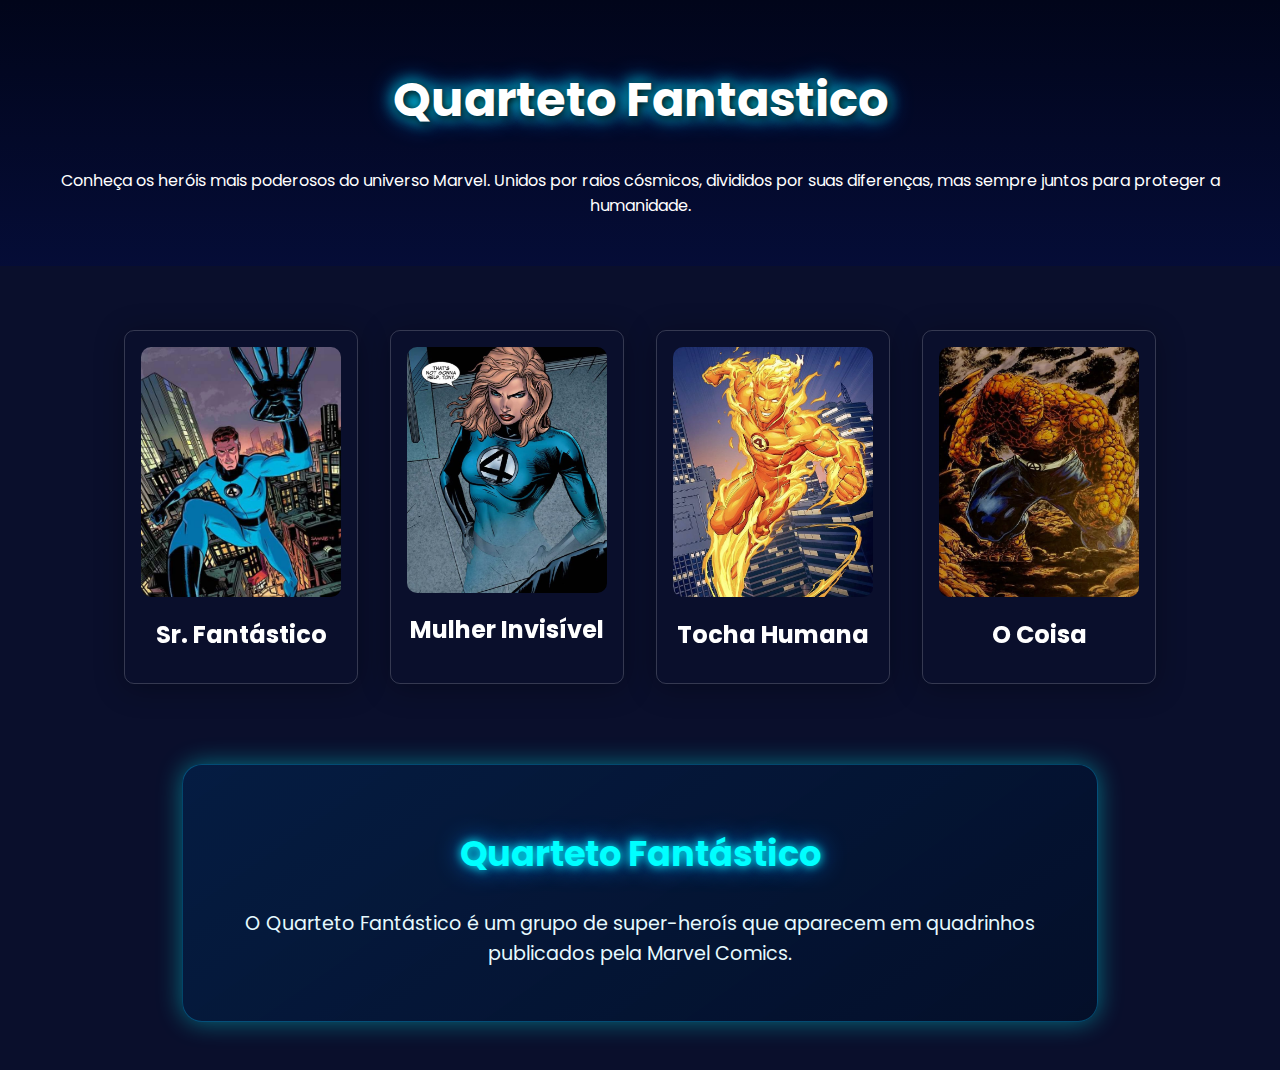
<file: Softex - Quarteto Fantastico/index.html>
<html lang="pt-br">
<head>
    <meta charset="UTF-8">
    <meta name="viewport" content="width=device-width, initial-scale=1.0">
    <link rel="stylesheet" href="estilos.css">
    <title>Quarteto Fantástico</title>
</head>
<body>
    <header>
        <h1>Quarteto Fantastico</h1>
        <p>Conheça os heróis mais poderosos do universo Marvel. Unidos por raios cósmicos, divididos por suas
            diferenças, mas sempre juntos para proteger a humanidade.</p>
    </header>

    <section class="cards">
        <section class="cards">
            <a href="personagem.html?heroi=sr-fantastico" class="card">
                <img src="img/Sr. Fantastico.jpg" alt="Sr. Fantástico">
                <h2>Sr. Fantástico</h2>
            </a>

            <a href="personagem.html?heroi=mulher-invisivel" class="card">
                <img src="img/Invisible Woman.jpg" alt="Mulher Invisível">
                <h2>Mulher Invisível</h2>
            </a>

            <a href="personagem.html?heroi=tocha-humana" class="card">
                <img src="img/Tocha Humana.jpg" alt="Tocha Humana">
                <h2>Tocha Humana</h2>
            </a>

            <a href="personagem.html?heroi=coisa" class="card">
                <img src="img/O coisa.jpg" alt="O Coisa">
                <h2>O Coisa</h2>
            </a>
        </section>
    </section>

    <section class="sobre">
        <h2>Quarteto Fantástico</h2>
        <p>O Quarteto Fantástico é um grupo de super-heroís que aparecem em quadrinhos publicados pela Marvel Comics.
    </section>

    <script defer src="script.js"></script>
    <!-- O código só roda depois que o HTML já está pronto -->

</body>
</html>
</file>
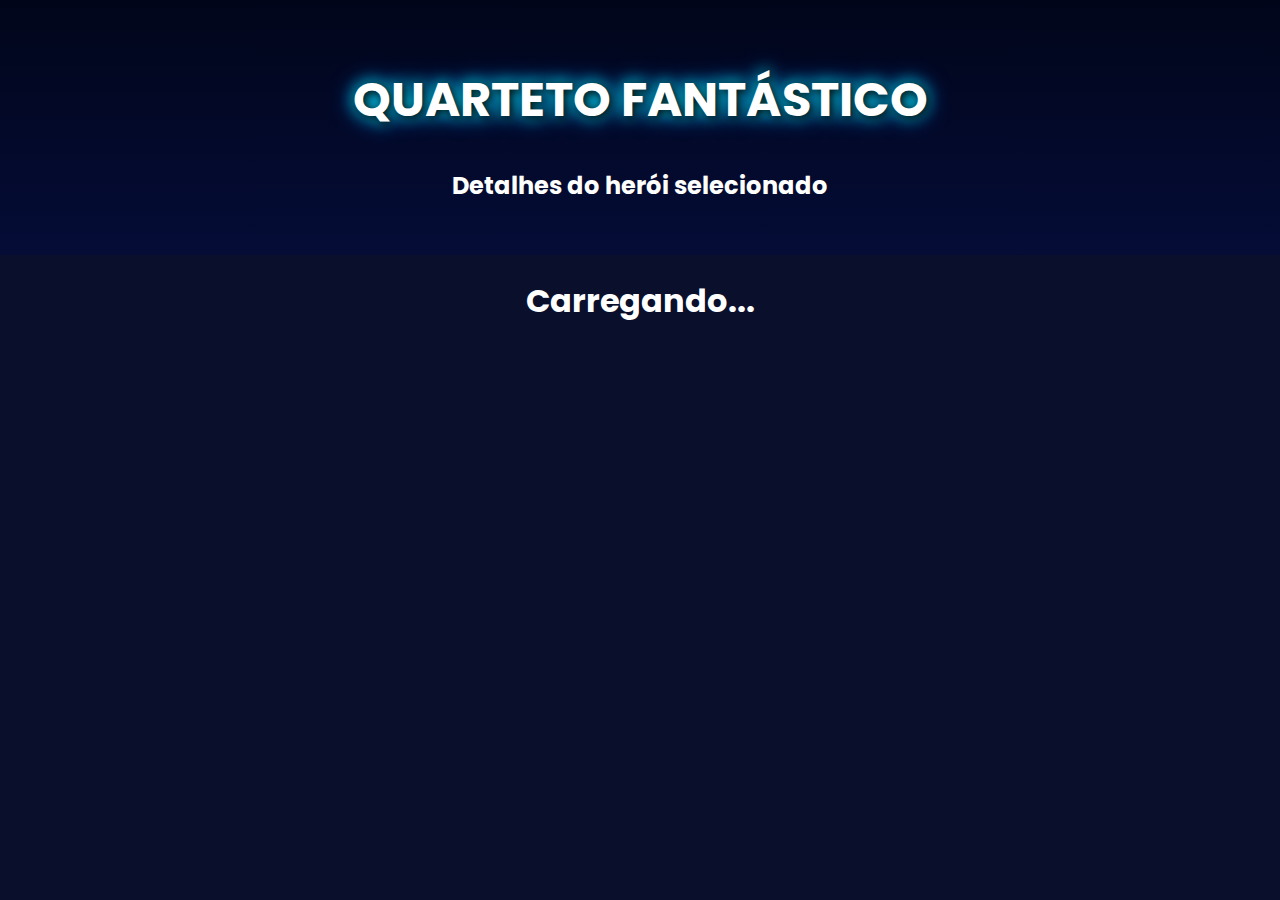
<file: Softex - Quarteto Fantastico/personagem.html>
<!-- Página que mostra os detalhes de um personagem -->
<!DOCTYPE html>
<html lang="pt-br">
<head>
    <meta charset="UTF-8">
    <meta name="viewport" content="width=device-width, initial-scale=1.0">

    <!-- Importa estilos -->
    <link rel="stylesheet" href="estilos.css">
    <link rel="stylesheet" href="inicio-card.css"> <!-- Adicionado para permitir hover nos "Outros Heróis" -->

    <!-- Script principal -->
    <script defer src="script.js"></script>

    <title>Personagem - Quarteto Fantástico</title>
</head>

<body>
    <!-- Cabeçalho fixo para todas as páginas -->
    <header>
        <h1>QUARTETO FANTÁSTICO</h1>
        <h2>Detalhes do herói selecionado</h2>
    </header>

    <!-- Conteúdo do personagem é carregado dinamicamente pelo JS -->
    <main id="personagem">
        <h1 class="loading">Carregando...</h1>
    </main>
</body>
</html>
</file>
<file: Softex - Quarteto Fantastico/estilos.css>
/* Importa fontes do Google */
@import url('https://fonts.googleapis.com/css2?family=Montserrat:ital,wght@0,100..900;1,100..900&family=Poppins:ital,wght@0,100;0,200;0,300;0,400;0,500;0,600;0,700;0,800;0,900;1,100;1,200;1,300;1,400;1,500;1,600;1,700;1,800;1,900&display=swap');

/* Estilo geral */
body {
    font-family: "Poppins", sans-serif;
    background: #0a0f2c;
    margin: 0;
    padding: 0;
    text-align: center;
    color: white;
}


/* ===== HEADER ===== */
header {
    padding: 2rem;
    background: linear-gradient(to bottom, #01051a, #020b3da2);
    color: #ffffff;
}

header h1 {
    font-size: 3rem;
    text-shadow: 2px 2px 8px #000, 0 0 15px #0ff, 0 0 25px #08f;
}

/* ===== CARDS ===== */
.cards {
    display: flex;
    justify-content: center;
    flex-wrap: wrap;
    gap: 2rem;
    margin: 2rem;
}

/* Estilo de cada card */
.card {
    background: transparent;
    padding: 1rem;
    border-radius: 10px;
    text-decoration: none;
    color: white;
    width: 200px;
    height: 320px;
    display: flex;
    flex-direction: column;
    align-items: center;
    justify-content: space-between;
    transition: 0.3s;
    backdrop-filter: blur(20px);
    -webkit-backdrop-filter: blur(20px);
    border: 1px solid rgba(255, 255, 255, 0.178);
    box-shadow: 0 4px 30px rgba(0, 0, 0, 0.3);
}

/* Imagens dos cards */
.card img {
    width: 100%;
    height: 250px;
    object-fit: cover;
    border-radius: 10px;
}

/* Efeito hover dos cards */
.card:hover {
    transform: scale(1.1);
    background: linear-gradient(145deg, #0f2b50, #132d63);
    box-shadow: 0 0 20px #08f, 0 0 40px #0ff;
}

/* Card especial da Mulher Invisível */
.mulher-invisivel-card img {
    transition: opacity 0.5s ease-in-out;
}

/* ===== SEÇÃO SOBRE ===== */
.sobre {
    background: linear-gradient(145deg, rgba(0, 50, 100, 0.4), rgba(0, 15, 40, 0.6));
    border-radius: 20px;
    padding: 2rem;
    margin: 3rem auto;
    max-width: 850px;
    color: #e6faff;
    box-shadow: 0 0 25px rgba(0, 255, 255, 0.4);
    border: 1px solid rgba(0, 200, 255, 0.3);
    text-align: center;
}

.sobre h2 {
    font-size: 2.2rem;
    color: #00ffff;
    text-shadow: 0 0 10px #00ffff, 0 0 25px #0088ff;
    animation: pulsar 2.5s infinite alternate;
}

@keyframes pulsar {
    from { text-shadow: 0 0 10px #00ffff; }
    to { text-shadow: 0 0 25px #0088ff; }
}

.sobre p {
    font-size: 1.2rem;
    line-height: 1.6;
}

/* Animação de fade-in */
@keyframes fadeIn {
    from { opacity: 0; transform: translateY(20px); }
    to { opacity: 1; transform: translateY(0); }
}

/* ===== PERFIL DE PERSONAGENS ===== */
.personagem-container {
    display: grid;
    grid-template-columns: 3fr 1.2fr; /* perfil maior, outros à direita */
    gap: 3rem;
    align-items: flex-start;
    max-width: 1400px; /*dimensão do perfil */
    margin: 2rem auto;
}

/* Área do perfil do herói */
.perfil {
    border-radius: 20px;
    padding: 2rem;
    background: linear-gradient(145deg, rgba(20, 30, 70, 0.7), rgba(0, 50, 100, 0.7));
    border: 1px solid rgba(0, 200, 255, 0.4);
    box-shadow: 0 0 25px rgba(0, 180, 255, 0.7), inset 0 0 20px rgba(0, 120, 255, 0.2);
    backdrop-filter: blur(20px);
    -webkit-backdrop-filter: blur(20px);
    animation: fadeIn 1.5s ease-in-out;
    color: white;
    text-align: left;
    width: 100%;
}

/* Topo do perfil (foto + bio) */
.perfil-topo {
    display: flex;
    gap: 2rem;
    margin-bottom: 2rem;
    flex-wrap: wrap; /* mantém a bio ao lado da foto */
    align-items: flex-start;
}

.perfil-left img {
    width: 320px;          /* ajuste uniforme */
    height: 420px;         /* altura fixa para todas */
    object-fit: cover;     /* corta o excesso proporcionalmente */
    border-radius: 12px;
    flex-shrink: 0;
    opacity: 0.9;
    transition: opacity 0.5s ease-in-out;
}

/* Texto ao lado da imagem */
.perfil-info {
    flex: 1;
    text-align: left;
}

/* Títulos neon iguais ao da página inicial */
.perfil-info h1,
.perfil h2 {
    color: #ffffff;
    text-shadow: 
        2px 2px 8px #000, 
        0 0 15px #0ff, 
        0 0 25px #08f;
    margin-top: 0;
    font-weight: 700;
    text-align: center; /* centraliza o nome do herói e as seções */
}

/* Biografia */
.bio {
    font-size: 1.1rem;
    margin: 1rem 0 2rem;
    line-height: 1.8;
    text-align: justify; /* deixa o texto justificado */
}

/* Lista de poderes */
.lista {
    list-style: none;
    padding: 0;
    display: grid; /* duas colunas */
    grid-template-columns: 1fr 1fr;
    gap: 0.8rem 1rem;
    justify-items: center;
}

.lista li {
    background: linear-gradient(90deg, #064477, #0f74b5);
    margin: 0.5rem auto;
    padding: 0.8rem;
    border-radius: 8px;
    max-width: 400px;
    color: #fff;
    font-weight: 500;
    text-align: center;
    width: 90%;
}
.lista li:hover {
    background: #3677ac;
    transform: scale(1.05);
    transition: 0.3s ease-in-out;
}

/* Frases icônicas */
.frases blockquote {
    margin: 1rem auto;
    padding: 1rem;
    background: rgba(0, 150, 255, 0.15);
    border-left: 4px solid #0ff;
    border-radius: 10px;
    max-width: 600px;
    font-style: italic;
    font-size: 1.1rem;
    animation: glow 2s infinite alternate;
    width: 90%;
}

.frases {
    display: grid;
    grid-template-columns: 1fr 1fr; /* duas colunas */
    gap: 1rem 2rem;
    justify-items: center;
}

.frases blockquote:hover {
    background: #3677ac;
    transform: scale(1.05);
    transition: 0.3s ease-in-out;
}

/* Animação de brilho nas frases */
@keyframes glow {
    from { text-shadow: 0 0 5px #0ff; }
    to { text-shadow: 0 0 15px #0ff; }
}

/* ===== OUTROS HERÓIS ===== */
.outros-herois {
    display: flex;
    flex-direction: column;
    margin: 2rem;
    align-items: center;
    gap: 1.5rem;
}

/* Título da seção de outros heróis */
.outros-herois h3 {
    color: #fff;
    font-size: 1.6rem;
    margin-bottom: 0.5rem;
    text-shadow: 0 0 10px #0ff;
    text-align: center;
}

/* Cards da seção lateral */
.outros-herois .card {
    width: 200px;
    height: 320px;
    display: flex;
    flex-direction: column;
    align-items: center;
    justify-content: space-between;
}

/* ===== ALINHAMENTO DOS NOMES NOS CARDS DE OUTROS HERÓIS ===== */
.outros-herois .card h2 {
    text-align: center;
    margin: 0;
    padding: 0.8rem 0 0.5rem;
    font-size: 1.3rem;
    line-height: 1.2;
    color: #fff;
    font-weight: 600;
    text-shadow: 2px 2px 8px #000, 0 0 10px #0ff;
    display: flex;
    align-items: center;
    justify-content: center;
    height: 2.2rem; /* garante equilíbrio mesmo se o nome tiver 1 ou 2 linhas */
}

/* ===== BOTÃO VOLTAR (versão simples e bonita) ===== */
.voltar {
    display: flex;
    justify-content: center;
    margin: 3rem 0 1rem;
}

.btn-voltar {
    background: #0b2d4b;
    color: #e0f7ff;
    text-decoration: none;
    font-weight: 500;
    font-size: 1rem;
    padding: 0.7rem 1.5rem;
    border-radius: 8px;
    border: 1px solid #00bfff;
    transition: all 0.25s ease-in-out;
    box-shadow: 0 0 8px rgba(0, 191, 255, 0.2);
}

/* Hover suave e elegante */
.btn-voltar:hover {
    background: #00bfff;
    color: #001327;
    box-shadow: 0 0 15px rgba(0, 191, 255, 0.5);
    transform: translateY(-2px);
}

/* ===== RODAPÉ ===== */
footer {
    background: rgba(255, 255, 255, 0.05);
    text-align: center;
    padding: 1.2rem 1rem;
    font-size: 0.95rem;
    color: #d8e9ff;
    border-top: 1px solid rgba(0, 255, 255, 0.2);
    margin-top: 2rem;
    backdrop-filter: blur(6px);
}

footer strong {
    color: #00ffff;
    text-shadow: 0 0 8px #0077ff;
}

/* Curiosidades sobre o Quarteto Fantástico - agora com as cores predominantes do site */
.curiosidades-section {
    margin: 40px auto;
    max-width: 950px;         /* Aumenta a largura máxima */
    background: linear-gradient(145deg, rgba(0, 50, 100, 0.4), rgba(0, 15, 40, 0.7));
    border-radius: 18px;      /* Bordas mais arredondadas */
    box-shadow: 0 4px 32px rgba(0,255,255,0.10);
    padding: 40px 48px;       /* Mais espaço interno */
    border: 1.5px solid rgba(0, 200, 255, 0.28);
}

.curiosidades-section h2 {
    color: #00ffff;
    margin-bottom: 16px;
    font-size: 1.5em;
    letter-spacing: 1px;
    text-shadow: 0 0 10px #00ffff, 0 0 25px #0088ff;
}

/* Curiosidades dos personagens - visual aprimorado */
.curiosidades {
    list-style: none;
    margin: 2rem 0 1rem 0;
    padding: 0;
    display: flex;
    flex-direction: column;
    gap: 18px;
    align-items: flex-start;
}

.curiosidades li {
    position: relative;
    background: linear-gradient(90deg, rgba(0,191,255,0.13) 0%, rgba(0,40,80,0.35) 100%);
    color: #e6faff;
    border-left: 5px solid #00ffff;
    border-radius: 8px 18px 18px 8px;
    padding: 16px 22px 16px 32px;
    font-size: 1.13em;
    box-shadow: 0 2px 12px rgba(0,255,255,0.07);
    transition: background 0.2s, color 0.2s, transform 0.18s;
    line-height: 1.6;
    min-width: 280px;
    max-width: 700px;
    margin-left: 0;
    margin-right: auto;
    text-align: left;
    overflow-wrap: anywhere;
}

.curiosidades li::before {
    content: "★";
    color: #00ffff;
    font-size: 1.1em;
    position: absolute;
    left: 10px;
    top: 16px;
    filter: drop-shadow(0 0 6px #00ffff88);
}

.curiosidades li:hover {
    background: linear-gradient(90deg, #00bfff33 0%, #0a0f2c 100%);
    color: #fff;
    transform: scale(1.03) translateX(6px);
    box-shadow: 0 4px 24px #00ffff33;
}
</file>
<file: Softex - Quarteto Fantastico/inicio-card.css>
/* HOVER DAS IMAGENS DOS CARDS */
.img-hover {
    position: relative;
    width: 100%;
    height: 250px;
}

.img-hover img {
    position: absolute;
    top: 0;
    left: 0;
    width: 100%;
    height: 100%;
    object-fit: cover;
    border-radius: 10px;
    transition: opacity 0.5s ease-in-out;
}

/* Imagem padrão visível */
.img-hover img.normal {
    opacity: 1;
}

/* Imagem hover invisível até passar o mouse */
.img-hover img.hover {
    opacity: 0;
}

/* Troca ao passar o mouse */
.img-hover:hover img.normal {
    opacity: 0;
}

.img-hover:hover img.hover {
    opacity: 1;
}
</file>
